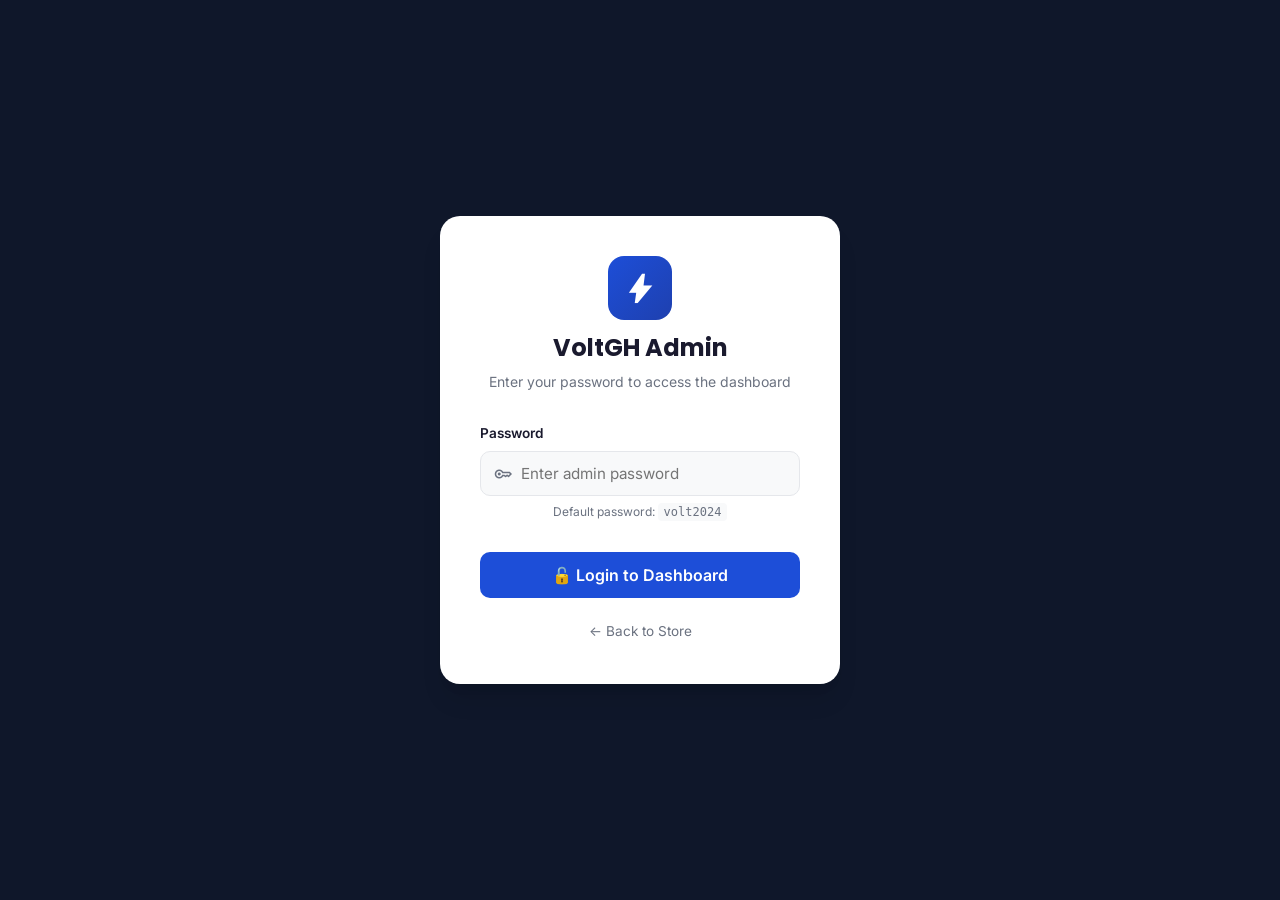
<file: admin.html>
<!DOCTYPE html>
<html lang="en">
<head>
  <meta charset="UTF-8">
  <meta name="viewport" content="width=device-width, initial-scale=1.0">
  <title>VoltGH Admin Dashboard</title>
  <link rel="preconnect" href="https://fonts.googleapis.com">
  <link href="https://fonts.googleapis.com/css2?family=Inter:wght@400;500;600;700&family=Poppins:wght@600;700;800;900&display=swap" rel="stylesheet">
  <link href="https://fonts.googleapis.com/css2?family=Material+Symbols+Outlined:opsz,wght,FILL,GRAD@20..48,100..700,0..1,-50..200" rel="stylesheet">
  <link rel="stylesheet" href="css/style.css">
  <style>
    @media (max-width:1024px) {
      .admin-sidebar-overlay {
        position: fixed; inset: 0; background: rgba(0,0,0,0.5);
        z-index: 99; display: none;
      }
      .admin-sidebar-overlay.active { display: block; }
    }
    .admin-mobile-topbar {
      display: none;
      position: sticky; top: 0; z-index: 50;
      background: var(--card-bg);
      border-bottom: 1px solid var(--border);
      padding: 14px 20px;
      align-items: center;
      justify-content: space-between;
    }
    @media (max-width:1024px) {
      .admin-mobile-topbar { display: flex; }
      .admin-content { margin-left: 0 !important; }
    }
  </style>
</head>
<body>

<!-- ADMIN LOGIN -->
<div class="admin-login-page" id="admin-login">
  <div class="admin-login-card">
    <div style="text-align:center;margin-bottom:24px">
      <div style="width:64px;height:64px;background:linear-gradient(135deg,#1D4ED8,#1E40AF);border-radius:16px;display:flex;align-items:center;justify-content:center;margin:0 auto 14px"><span class="material-symbols-outlined" style="font-size:2.2rem;color:white;font-variation-settings:'FILL' 1">bolt</span></div>
      <h1 style="font-size:1.5rem">VoltGH Admin</h1>
      <p>Enter your password to access the dashboard</p>
    </div>
    <div class="form-group">
      <label>Password</label>
      <div class="input-icon-wrap">
        <span class="material-symbols-outlined" style="font-size:18px;position:absolute;left:14px;top:50%;transform:translateY(-50%);color:var(--text-muted)">key</span>
        <input type="password" id="admin-pass" placeholder="Enter admin password" onkeypress="if(event.key==='Enter') Admin.login()"
          style="padding:12px 14px 12px 40px;border:1.5px solid var(--border);border-radius:10px;width:100%;background:var(--bg);color:var(--text);font-size:0.95rem;outline:none;transition:border-color 0.3s">
      </div>
      <p style="font-size:0.75rem;color:var(--text-muted);margin-top:6px">Default password: <code style="background:var(--bg);padding:2px 6px;border-radius:4px">volt2024</code></p>
    </div>
    <button class="btn btn-primary" onclick="Admin.login()" style="width:100%;padding:13px;border-radius:10px;font-size:1rem;justify-content:center">
      🔓 Login to Dashboard
    </button>
    <div style="text-align:center;margin-top:20px">
      <a href="index.html" style="font-size:0.85rem;color:var(--text-muted)">← Back to Store</a>
    </div>
  </div>
</div>

<!-- ADMIN APP -->
<div class="admin-layout" id="admin-app" style="display:none">

  <!-- Mobile Top Bar -->
  <div class="admin-mobile-topbar">
    <div style="font-family:var(--font-display);font-weight:800;color:var(--primary);font-size:1.1rem">VoltGH Admin</div>
    <div style="display:flex;gap:8px;align-items:center">
      <button id="admin-dark-toggle" onclick="toggleAdminDark()" style="width:36px;height:36px;border:1px solid var(--border);border-radius:8px;background:var(--bg);color:var(--text);cursor:pointer;display:flex;align-items:center;justify-content:center"><span class="material-symbols-outlined" style="font-size:20px">dark_mode</span></button>
      <button onclick="document.getElementById('admin-sidebar').classList.toggle('open'); document.getElementById('admin-sidebar-overlay').classList.toggle('active')"
        style="width:36px;height:36px;border:1px solid var(--border);border-radius:8px;background:var(--bg);color:var(--text);cursor:pointer;font-size:1.2rem"></button>
    </div>
  </div>

  <!-- Sidebar Overlay (mobile) -->
  <div class="admin-sidebar-overlay" id="admin-sidebar-overlay" onclick="document.getElementById('admin-sidebar').classList.remove('open'); this.classList.remove('active')"></div>

  <!-- Sidebar -->
  <aside class="admin-sidebar" id="admin-sidebar">
    <div class="admin-logo">
      <div style="display:flex;align-items:center;gap:10px">
        <div style="width:36px;height:36px;background:#1D4ED8;border-radius:8px;display:flex;align-items:center;justify-content:center"><span class="material-symbols-outlined" style="font-size:20px;color:white;font-variation-settings:'FILL' 1">bolt</span></div>
        VoltGH Admin
      </div>
    </div>

    <nav class="admin-nav">
      <button class="admin-nav-item active" data-section="dashboard" onclick="Admin.navigate('dashboard')">
        <span class="material-symbols-outlined" style="font-size:17px;font-variation-settings:'FILL' 1">dashboard</span> Dashboard
      </button>
      <button class="admin-nav-item" data-section="orders" onclick="Admin.navigate('orders')">
        <span class="material-symbols-outlined" style="font-size:17px;font-variation-settings:'FILL' 1">receipt_long</span> Orders
      </button>
      <button class="admin-nav-item" data-section="products" onclick="Admin.navigate('products')">
        <span class="material-symbols-outlined" style="font-size:17px;font-variation-settings:'FILL' 1">devices</span> Products
      </button>
      <button class="admin-nav-item" data-section="categories" onclick="Admin.navigate('categories')">
        <span class="material-symbols-outlined" style="font-size:17px;font-variation-settings:'FILL' 1">category</span> Categories
      </button>
      <button class="admin-nav-item" data-section="customers" onclick="Admin.navigate('customers')">
        <span class="material-symbols-outlined" style="font-size:17px;font-variation-settings:'FILL' 1">group</span> Customers
      </button>
      <button class="admin-nav-item" data-section="settings" onclick="Admin.navigate('settings')">
        <span class="material-symbols-outlined" style="font-size:17px;font-variation-settings:'FILL' 1">settings</span> Settings
      </button>

      <hr style="border:none;border-top:1px solid rgba(255,255,255,0.1);margin:16px 0">

      <a href="index.html" class="admin-nav-item" style="text-decoration:none;display:flex">
        <span class="material-symbols-outlined" style="font-size:17px;font-variation-settings:'FILL' 1">storefront</span> View Store
      </a>
      <button class="admin-nav-item" onclick="Admin.logout()">
        <span class="material-symbols-outlined" style="font-size:17px">logout</span> Logout
      </button>
    </nav>

    <div style="padding:16px 20px;border-top:1px solid rgba(255,255,255,0.1)">
      <div style="display:flex;align-items:center;gap:8px">
        <div style="width:32px;height:32px;background:rgba(29,78,216,0.2);border-radius:50%;display:flex;align-items:center;justify-content:center;font-size:1rem">👤</div>
        <div>
          <div style="font-size:0.8rem;color:white;font-weight:600">Admin</div>
          <div style="font-size:0.7rem;color:rgba(255,255,255,0.4)">VoltGH Store</div>
        </div>
      </div>
      <button id="dark-btn" onclick="toggleAdminDark()" style="margin-top:12px;width:100%;padding:8px;background:rgba(255,255,255,0.07);border:1px solid rgba(255,255,255,0.1);border-radius:6px;color:rgba(255,255,255,0.7);cursor:pointer;font-size:0.8rem;display:flex;align-items:center;gap:6px;justify-content:center">
        <span class="material-symbols-outlined" style="font-size:16px">dark_mode</span> Toggle Dark Mode
      </button>
    </div>
  </aside>

  <!-- Main Content -->
  <main class="admin-content" id="admin-content">
    <!-- Rendered by Admin.navigate() -->
    <div style="display:flex;align-items:center;justify-content:center;min-height:60vh">
      <div class="spinner"></div>
    </div>
  </main>

</div>

<!-- Toast Container -->
<div id="toast-container"></div>

<script src="js/storage.js"></script>
<script src="js/app.js"></script>
<script src="js/admin.js"></script>
<script>
  // Dark mode for admin
  function toggleAdminDark() {
    document.body.classList.toggle('dark');
    localStorage.setItem('phonix_dark', document.body.classList.contains('dark'));
    const isDark = document.body.classList.contains('dark');
    document.getElementById('dark-btn').textContent = isDark ? '<span class="material-symbols-outlined" style="font-size:16px">light_mode</span> Toggle Light Mode' : '<span class="material-symbols-outlined" style="font-size:16px">dark_mode</span> Toggle Dark Mode';
    const toggleBtn = document.getElementById('admin-dark-toggle');
    if (toggleBtn) toggleBtn.textContent = isDark ? '☀️' : '🌙';
  }

  // Apply saved dark mode
  if (localStorage.getItem('phonix_dark') === 'true') {
    document.body.classList.add('dark');
    const btn = document.getElementById('dark-btn');
    const toggleBtn = document.getElementById('admin-dark-toggle');
    if (btn) btn.textContent = '<span class="material-symbols-outlined" style="font-size:16px">light_mode</span> Toggle Light Mode';
    if (toggleBtn) toggleBtn.textContent = '☀️';
  }

  // Init admin
  document.addEventListener('DOMContentLoaded', () => {
    seedDefaultData();
    Admin.init();
  });
</script>
</body>
</html>
</file>
<file: css/style.css>
/* ===== CSS VARIABLES ===== */
:root {
  --primary: #1D4ED8;
  --primary-dark: #1E40AF;
  --primary-light: #3B82F6;
  --secondary: #0F172A;
  --accent: #1E293B;
  --bg: #F8F9FA;
  --bg-dark: #0A0F1E;
  --card-bg: #FFFFFF;
  --card-bg-dark: #131929;
  --text: #1A1A2E;
  --text-muted: #6B7280;
  --text-dark: #E8E8F0;
  --text-muted-dark: #9CA3AF;
  --border: #E5E7EB;
  --border-dark: #2D2D45;
  --success: #10B981;
  --error: #EF4444;
  --warning: #F59E0B;
  --info: #3B82F6;
  --shadow: 0 4px 6px -1px rgba(0,0,0,0.1), 0 2px 4px -1px rgba(0,0,0,0.06);
  --shadow-lg: 0 10px 15px -3px rgba(0,0,0,0.1), 0 4px 6px -2px rgba(0,0,0,0.05);
  --shadow-xl: 0 20px 25px -5px rgba(0,0,0,0.1), 0 10px 10px -5px rgba(0,0,0,0.04);
  --radius: 12px;
  --radius-sm: 8px;
  --radius-lg: 20px;
  --transition: 0.3s ease;
  --font-main: 'Inter', -apple-system, BlinkMacSystemFont, sans-serif;
  --font-display: 'Poppins', sans-serif;
}

/* ===== DARK MODE ===== */
body.dark {
  --bg: #0F0F1A;
  --card-bg: #1E1E30;
  --text: #E8E8F0;
  --text-muted: #9CA3AF;
  --border: #2D2D45;
}

/* ===== RESET & BASE ===== */
*, *::before, *::after { box-sizing: border-box; margin: 0; padding: 0; }

html { scroll-behavior: smooth; }

body {
  font-family: var(--font-main);
  background: var(--bg);
  color: var(--text);
  line-height: 1.6;
  transition: background var(--transition), color var(--transition);
}

img { max-width: 100%; height: auto; display: block; }
a { text-decoration: none; color: inherit; }
button { cursor: pointer; border: none; background: none; font-family: inherit; }
input, select, textarea { font-family: inherit; }

.container { max-width: 1280px; margin: 0 auto; padding: 0 20px; }

/* ===== TYPOGRAPHY ===== */
h1, h2, h3, h4, h5 { font-family: var(--font-display); font-weight: 700; line-height: 1.2; }

/* ===== NAVBAR ===== */
.navbar {
  position: sticky;
  top: 0;
  z-index: 1000;
  background: var(--card-bg);
  border-bottom: 1px solid var(--border);
  padding: 0 20px;
  transition: background var(--transition), border-color var(--transition);
  box-shadow: 0 2px 10px rgba(0,0,0,0.08);
}

.navbar-inner {
  max-width: 1280px;
  margin: 0 auto;
  display: flex;
  align-items: center;
  justify-content: space-between;
  height: 70px;
  gap: 20px;
}

.logo {
  display: flex;
  align-items: center;
  gap: 10px;
  font-family: var(--font-display);
  font-weight: 800;
  font-size: 1.5rem;
  color: var(--primary);
  white-space: nowrap;
}

.logo-icon {
  width: 40px;
  height: 40px;
  background: linear-gradient(135deg, var(--primary), var(--primary-dark));
  border-radius: 10px;
  display: flex;
  align-items: center;
  justify-content: center;
  color: white;
  font-size: 1.2rem;
  font-weight: 900;
}

.search-bar {
  flex: 1;
  max-width: 480px;
  position: relative;
}

.search-bar input {
  width: 100%;
  padding: 10px 20px 10px 46px;
  border: 1.5px solid var(--border);
  border-radius: 50px;
  background: var(--bg);
  color: var(--text);
  font-size: 0.9rem;
  transition: all var(--transition);
  outline: none;
}

.search-bar input:focus { border-color: var(--primary); box-shadow: 0 0 0 3px rgba(29,78,216,0.12); }
.search-bar input::placeholder { color: var(--text-muted); }

.search-icon {
  position: absolute;
  left: 16px;
  top: 50%;
  transform: translateY(-50%);
  color: var(--text-muted);
  font-size: 1rem;
}

.nav-actions { display: flex; align-items: center; gap: 8px; }

.nav-btn {
  position: relative;
  width: 42px;
  height: 42px;
  border-radius: 10px;
  display: flex;
  align-items: center;
  justify-content: center;
  font-size: 1.1rem;
  color: var(--text);
  background: var(--bg);
  border: 1px solid var(--border);
  transition: all var(--transition);
}

.nav-btn:hover { background: var(--primary); color: white; border-color: var(--primary); }

.badge {
  position: absolute;
  top: -5px;
  right: -5px;
  background: var(--primary);
  color: white;
  font-size: 0.65rem;
  font-weight: 700;
  width: 18px;
  height: 18px;
  border-radius: 50%;
  display: flex;
  align-items: center;
  justify-content: center;
  border: 2px solid var(--card-bg);
}

.hamburger { display: none; flex-direction: column; gap: 5px; padding: 8px; }
.hamburger span { display: block; width: 22px; height: 2px; background: var(--text); border-radius: 2px; transition: all var(--transition); }

/* ===== MOBILE MENU ===== */
.mobile-menu {
  display: none;
  position: fixed;
  top: 70px;
  left: 0;
  right: 0;
  bottom: 0;
  background: var(--card-bg);
  z-index: 999;
  padding: 30px 20px;
  flex-direction: column;
  gap: 16px;
  overflow-y: auto;
  animation: slideDown 0.3s ease;
}

.mobile-menu.active { display: flex; }

.mobile-menu a {
  display: flex;
  align-items: center;
  gap: 12px;
  padding: 14px 16px;
  border-radius: var(--radius-sm);
  font-weight: 500;
  font-size: 1rem;
  color: var(--text);
  transition: all var(--transition);
}

.mobile-menu a:hover { background: var(--bg); color: var(--primary); }

/* ===== HERO ===== */
.hero {
  background: linear-gradient(135deg, #0F172A 0%, #1E3A5F 50%, #1D4ED8 100%);
  min-height: 520px;
  display: flex;
  align-items: center;
  position: relative;
  overflow: hidden;
  padding: 60px 20px;
}

.hero::before {
  content: '';
  position: absolute;
  width: 600px;
  height: 600px;
  border-radius: 50%;
  background: radial-gradient(circle, rgba(29,78,216,0.25) 0%, transparent 70%);
  right: -100px;
  top: -100px;
}

.hero::after {
  content: '';
  position: absolute;
  width: 300px;
  height: 300px;
  border-radius: 50%;
  background: radial-gradient(circle, rgba(29,78,216,0.12) 0%, transparent 70%);
  left: -50px;
  bottom: -50px;
}

.hero-inner {
  max-width: 1280px;
  margin: 0 auto;
  display: grid;
  grid-template-columns: 1fr 1fr;
  align-items: center;
  gap: 40px;
  width: 100%;
  position: relative;
  z-index: 1;
}

.hero-badge {
  display: inline-flex;
  align-items: center;
  gap: 8px;
  background: rgba(29,78,216,0.15);
  border: 1px solid rgba(29,78,216,0.3);
  color: var(--primary-light);
  padding: 6px 14px;
  border-radius: 50px;
  font-size: 0.8rem;
  font-weight: 600;
  letter-spacing: 0.5px;
  margin-bottom: 20px;
}

.hero h1 {
  font-size: clamp(2rem, 4vw, 3.2rem);
  color: white;
  margin-bottom: 16px;
  line-height: 1.15;
}

.hero h1 span { color: var(--primary); }

.hero p {
  color: rgba(255,255,255,0.7);
  font-size: 1.05rem;
  margin-bottom: 32px;
  max-width: 460px;
}

.hero-btns { display: flex; gap: 12px; flex-wrap: wrap; }

.btn {
  display: inline-flex;
  align-items: center;
  gap: 8px;
  padding: 12px 24px;
  border-radius: 50px;
  font-weight: 600;
  font-size: 0.95rem;
  transition: all var(--transition);
  white-space: nowrap;
}

.btn-primary { background: var(--primary); color: white; }
.btn-primary:hover { background: var(--primary-dark); transform: translateY(-2px); box-shadow: 0 8px 25px rgba(29,78,216,0.45); }

.btn-outline { background: transparent; color: white; border: 2px solid rgba(255,255,255,0.3); }
.btn-outline:hover { border-color: white; background: rgba(255,255,255,0.1); }

.btn-dark { background: var(--secondary); color: white; }
.btn-dark:hover { background: var(--accent); }

.hero-stats {
  display: flex;
  gap: 30px;
  margin-top: 36px;
}

.hero-stat { text-align: left; }
.hero-stat strong { display: block; font-size: 1.5rem; color: white; font-family: var(--font-display); }
.hero-stat span { font-size: 0.8rem; color: rgba(255,255,255,0.5); }

.hero-image-area {
  position: relative;
  display: flex;
  align-items: center;
  justify-content: center;
}

.hero-phone-mockup {
  width: 280px;
  height: 380px;
  background: linear-gradient(145deg, #2A2A4A, #1A1A35);
  border-radius: 30px;
  border: 2px solid rgba(255,255,255,0.1);
  display: flex;
  align-items: center;
  justify-content: center;
  position: relative;
  overflow: hidden;
  box-shadow: 0 40px 80px rgba(0,0,0,0.4);
}

.hero-floating-card {
  position: absolute;
  background: rgba(255,255,255,0.95);
  border-radius: 12px;
  padding: 12px 16px;
  display: flex;
  align-items: center;
  gap: 10px;
  box-shadow: var(--shadow-lg);
  animation: float 3s ease-in-out infinite;
}

.hero-floating-card.card1 { bottom: 20px; left: -30px; animation-delay: 0s; }
.hero-floating-card.card2 { top: 40px; right: -20px; animation-delay: 1.5s; }

.hero-floating-card .card-icon {
  width: 36px;
  height: 36px;
  border-radius: 8px;
  display: flex;
  align-items: center;
  justify-content: center;
  font-size: 1.2rem;
}

.hero-floating-card .card-text strong { font-size: 0.8rem; display: block; color: #1A1A2E; }
.hero-floating-card .card-text span { font-size: 0.7rem; color: #6B7280; }

/* ===== SECTIONS ===== */
.section { padding: 70px 20px; }
.section-dark { background: var(--secondary); }
.section-alt { background: rgba(29,78,216,0.04); }

.section-header { text-align: center; margin-bottom: 48px; }
.section-header h2 { font-size: clamp(1.6rem, 3vw, 2.2rem); color: var(--text); margin-bottom: 10px; }
.section-header p { color: var(--text-muted); font-size: 1rem; }
.section-eyebrow { color: var(--primary); font-size: 0.8rem; font-weight: 700; letter-spacing: 2px; text-transform: uppercase; display: block; margin-bottom: 8px; }

/* ===== CATEGORIES ===== */
.categories-grid {
  display: grid;
  grid-template-columns: repeat(auto-fill, minmax(140px, 1fr));
  gap: 16px;
  max-width: 1280px;
  margin: 0 auto;
}

.category-card {
  background: var(--card-bg);
  border: 1.5px solid var(--border);
  border-radius: var(--radius);
  padding: 24px 16px;
  text-align: center;
  cursor: pointer;
  transition: all var(--transition);
}

.category-card:hover { border-color: var(--primary); transform: translateY(-4px); box-shadow: var(--shadow-lg); }
.category-card.active { border-color: var(--primary); background: rgba(29,78,216,0.06); }

.category-icon {
  width: 56px;
  height: 56px;
  margin: 0 auto 12px;
  border-radius: 14px;
  display: flex;
  align-items: center;
  justify-content: center;
  font-size: 1.6rem;
}

.category-card h3 { font-size: 0.85rem; font-weight: 600; color: var(--text); }
.category-card span { font-size: 0.75rem; color: var(--text-muted); }

/* ===== PRODUCTS GRID ===== */
.products-grid {
  display: grid;
  grid-template-columns: repeat(auto-fill, minmax(240px, 1fr));
  gap: 20px;
  max-width: 1280px;
  margin: 0 auto;
}

.product-card {
  background: var(--card-bg);
  border: 1px solid var(--border);
  border-radius: var(--radius);
  overflow: hidden;
  transition: all var(--transition);
  position: relative;
  cursor: pointer;
}

.product-card:hover { transform: translateY(-6px); box-shadow: var(--shadow-xl); border-color: transparent; }

.product-img-wrap {
  position: relative;
  padding-top: 75%;
  background: var(--bg);
  overflow: hidden;
}

.product-img-wrap img {
  position: absolute;
  inset: 0;
  width: 100%;
  height: 100%;
  object-fit: cover;
  transition: transform 0.4s ease;
}

.product-card:hover .product-img-wrap img { transform: scale(1.05); }

.product-badge {
  position: absolute;
  top: 12px;
  left: 12px;
  background: var(--primary);
  color: white;
  font-size: 0.7rem;
  font-weight: 700;
  padding: 3px 10px;
  border-radius: 50px;
  z-index: 1;
}

.product-badge.new { background: var(--success); }
.product-badge.out { background: var(--text-muted); }

.product-actions-overlay {
  position: absolute;
  top: 12px;
  right: 12px;
  display: flex;
  flex-direction: column;
  gap: 8px;
  opacity: 0;
  transform: translateX(10px);
  transition: all var(--transition);
}

.product-card:hover .product-actions-overlay { opacity: 1; transform: translateX(0); }

.overlay-btn {
  width: 36px;
  height: 36px;
  border-radius: 8px;
  background: white;
  color: var(--text);
  display: flex;
  align-items: center;
  justify-content: center;
  font-size: 0.9rem;
  box-shadow: var(--shadow);
  transition: all var(--transition);
}

.overlay-btn:hover { background: var(--primary); color: white; }
.overlay-btn.wishlisted { color: #EF4444; }

.product-info { padding: 16px; }
.product-category { font-size: 0.72rem; color: var(--text-muted); font-weight: 500; text-transform: uppercase; letter-spacing: 0.5px; margin-bottom: 6px; }
.product-name { font-size: 0.95rem; font-weight: 600; margin-bottom: 8px; color: var(--text); display: -webkit-box; -webkit-line-clamp: 2; -webkit-box-orient: vertical; overflow: hidden; }

.product-rating { display: flex; align-items: center; gap: 4px; margin-bottom: 10px; }
.stars { color: #F59E0B; font-size: 0.8rem; }
.rating-count { font-size: 0.75rem; color: var(--text-muted); }

.product-price { display: flex; align-items: baseline; gap: 8px; margin-bottom: 12px; }
.price-current { font-size: 1.1rem; font-weight: 700; color: var(--primary); }
.price-old { font-size: 0.85rem; text-decoration: line-through; color: var(--text-muted); }

.btn-add-cart {
  width: 100%;
  padding: 10px;
  background: var(--primary);
  color: white;
  border-radius: var(--radius-sm);
  font-weight: 600;
  font-size: 0.875rem;
  transition: all var(--transition);
  display: flex;
  align-items: center;
  justify-content: center;
  gap: 6px;
}

.btn-add-cart:hover { background: var(--primary-dark); }
.btn-add-cart:disabled { background: var(--text-muted); cursor: not-allowed; }

/* ===== FILTERS BAR ===== */
.filters-bar {
  display: flex;
  align-items: center;
  gap: 12px;
  flex-wrap: wrap;
  margin-bottom: 24px;
  max-width: 1280px;
  margin-left: auto;
  margin-right: auto;
}

.filter-select {
  padding: 8px 14px;
  border: 1.5px solid var(--border);
  border-radius: 8px;
  background: var(--card-bg);
  color: var(--text);
  font-size: 0.875rem;
  outline: none;
  cursor: pointer;
  transition: border-color var(--transition);
}

.filter-select:focus { border-color: var(--primary); }

.filter-tag {
  padding: 6px 14px;
  border: 1.5px solid var(--border);
  border-radius: 50px;
  background: var(--card-bg);
  color: var(--text);
  font-size: 0.8rem;
  font-weight: 500;
  cursor: pointer;
  transition: all var(--transition);
}

.filter-tag.active, .filter-tag:hover { border-color: var(--primary); color: var(--primary); background: rgba(29,78,216,0.06); }

/* ===== CART SIDEBAR ===== */
.cart-overlay {
  position: fixed;
  inset: 0;
  background: rgba(0,0,0,0.5);
  z-index: 2000;
  opacity: 0;
  pointer-events: none;
  transition: opacity var(--transition);
  backdrop-filter: blur(4px);
}

.cart-overlay.active { opacity: 1; pointer-events: all; }

.cart-sidebar {
  position: fixed;
  top: 0;
  right: -420px;
  width: 420px;
  max-width: 100vw;
  height: 100%;
  background: var(--card-bg);
  z-index: 2001;
  transition: right 0.35s cubic-bezier(0.4, 0, 0.2, 1);
  display: flex;
  flex-direction: column;
  box-shadow: -10px 0 40px rgba(0,0,0,0.2);
}

.cart-sidebar.active { right: 0; }

.cart-header {
  padding: 24px 20px;
  border-bottom: 1px solid var(--border);
  display: flex;
  align-items: center;
  justify-content: space-between;
}

.cart-header h2 { font-size: 1.2rem; }

.close-btn {
  width: 36px;
  height: 36px;
  border-radius: 8px;
  display: flex;
  align-items: center;
  justify-content: center;
  color: var(--text-muted);
  font-size: 1.1rem;
  transition: all var(--transition);
}

.close-btn:hover { background: var(--bg); color: var(--text); }

.cart-items { flex: 1; overflow-y: auto; padding: 16px 20px; }

.cart-item {
  display: flex;
  gap: 12px;
  padding: 14px 0;
  border-bottom: 1px solid var(--border);
}

.cart-item-img {
  width: 70px;
  height: 70px;
  border-radius: var(--radius-sm);
  object-fit: cover;
  flex-shrink: 0;
  background: var(--bg);
}

.cart-item-info { flex: 1; min-width: 0; }
.cart-item-name { font-size: 0.875rem; font-weight: 600; margin-bottom: 4px; white-space: nowrap; overflow: hidden; text-overflow: ellipsis; }
.cart-item-price { font-size: 0.875rem; color: var(--primary); font-weight: 700; }

.qty-control {
  display: flex;
  align-items: center;
  gap: 8px;
  margin-top: 8px;
}

.qty-btn {
  width: 28px;
  height: 28px;
  border-radius: 6px;
  border: 1px solid var(--border);
  background: var(--bg);
  color: var(--text);
  font-size: 0.9rem;
  display: flex;
  align-items: center;
  justify-content: center;
  transition: all var(--transition);
}

.qty-btn:hover { border-color: var(--primary); color: var(--primary); }
.qty-num { font-size: 0.875rem; font-weight: 600; min-width: 20px; text-align: center; }

.remove-item {
  color: var(--error);
  font-size: 0.8rem;
  margin-top: 4px;
  display: flex;
  align-items: center;
  gap: 4px;
  cursor: pointer;
  transition: opacity var(--transition);
}

.remove-item:hover { opacity: 0.7; }

.cart-footer {
  padding: 20px;
  border-top: 1px solid var(--border);
}

.cart-total-row {
  display: flex;
  justify-content: space-between;
  align-items: center;
  margin-bottom: 8px;
}

.cart-total-row span { color: var(--text-muted); font-size: 0.875rem; }
.cart-total-row strong { font-size: 0.95rem; }
.cart-grand-total { font-size: 1.2rem; font-weight: 700; color: var(--primary); }

.cart-btns { display: flex; gap: 10px; margin-top: 16px; }
.cart-btns .btn { flex: 1; justify-content: center; border-radius: 10px; }

.cart-empty {
  text-align: center;
  padding: 60px 20px;
  color: var(--text-muted);
}

.cart-empty i { font-size: 3rem; margin-bottom: 16px; display: block; color: var(--border); }

/* ===== WISHLIST SIDEBAR ===== */
.wishlist-sidebar {
  position: fixed;
  top: 0;
  right: -420px;
  width: 420px;
  max-width: 100vw;
  height: 100%;
  background: var(--card-bg);
  z-index: 2001;
  transition: right 0.35s cubic-bezier(0.4, 0, 0.2, 1);
  display: flex;
  flex-direction: column;
  box-shadow: -10px 0 40px rgba(0,0,0,0.2);
}

.wishlist-sidebar.active { right: 0; }

/* ===== CHECKOUT ===== */
.checkout-page { min-height: 100vh; padding: 40px 20px; }

.checkout-grid {
  max-width: 1000px;
  margin: 0 auto;
  display: grid;
  grid-template-columns: 1fr 380px;
  gap: 30px;
  align-items: start;
}

.checkout-form-section {
  background: var(--card-bg);
  border: 1px solid var(--border);
  border-radius: var(--radius);
  padding: 30px;
}

.checkout-form-section h2 {
  font-size: 1.1rem;
  margin-bottom: 24px;
  display: flex;
  align-items: center;
  gap: 10px;
  color: var(--text);
}

.form-group { margin-bottom: 18px; }
.form-group label { display: block; font-size: 0.85rem; font-weight: 600; margin-bottom: 6px; color: var(--text); }

.form-group input, .form-group select, .form-group textarea {
  width: 100%;
  padding: 11px 14px;
  border: 1.5px solid var(--border);
  border-radius: var(--radius-sm);
  background: var(--bg);
  color: var(--text);
  font-size: 0.9rem;
  outline: none;
  transition: border-color var(--transition);
}

.form-group input:focus, .form-group select:focus, .form-group textarea:focus { border-color: var(--primary); }
.form-group textarea { resize: vertical; min-height: 90px; }
.form-row { display: grid; grid-template-columns: 1fr 1fr; gap: 16px; }

.order-summary-box {
  background: var(--card-bg);
  border: 1px solid var(--border);
  border-radius: var(--radius);
  padding: 24px;
  position: sticky;
  top: 90px;
}

.order-summary-box h3 { font-size: 1rem; margin-bottom: 20px; }

.summary-item {
  display: flex;
  gap: 12px;
  margin-bottom: 14px;
}

.summary-item img {
  width: 56px;
  height: 56px;
  border-radius: 8px;
  object-fit: cover;
  background: var(--bg);
  flex-shrink: 0;
}

.summary-item-info { flex: 1; }
.summary-item-name { font-size: 0.85rem; font-weight: 500; }
.summary-item-price { font-size: 0.875rem; color: var(--primary); font-weight: 700; }

.summary-divider { border: none; border-top: 1px solid var(--border); margin: 16px 0; }

.summary-row {
  display: flex;
  justify-content: space-between;
  font-size: 0.875rem;
  margin-bottom: 10px;
  color: var(--text-muted);
}

.summary-row.total { font-size: 1.1rem; font-weight: 700; color: var(--text); }

/* Mobile Money */
.momo-box {
  background: linear-gradient(135deg, #FFD60A10, #FF6B0015);
  border: 1px solid rgba(29,78,216,0.25);
  border-radius: var(--radius);
  padding: 24px;
  margin-top: 24px;
}

.momo-header {
  display: flex;
  align-items: center;
  gap: 12px;
  margin-bottom: 16px;
}

.momo-icon {
  width: 48px;
  height: 48px;
  background: #FFD60A;
  border-radius: 12px;
  display: flex;
  align-items: center;
  justify-content: center;
  font-size: 1.4rem;
}

.momo-number {
  background: var(--card-bg);
  border: 2px solid var(--primary);
  border-radius: 10px;
  padding: 14px 16px;
  text-align: center;
  margin: 14px 0;
}

.momo-number strong { display: block; font-size: 1.4rem; letter-spacing: 2px; color: var(--primary); }
.momo-number span { font-size: 0.8rem; color: var(--text-muted); }

.paid-btn {
  width: 100%;
  padding: 13px;
  background: var(--success);
  color: white;
  border-radius: 10px;
  font-weight: 700;
  font-size: 0.95rem;
  transition: all var(--transition);
  display: flex;
  align-items: center;
  justify-content: center;
  gap: 8px;
}

.paid-btn:hover { background: #059669; transform: translateY(-1px); }

/* ===== PRODUCT DETAIL PAGE ===== */
.product-detail-page { max-width: 1280px; margin: 0 auto; padding: 40px 20px; }

.product-detail-grid {
  display: grid;
  grid-template-columns: 1fr 1fr;
  gap: 50px;
  align-items: start;
}

.gallery-main {
  border-radius: var(--radius);
  overflow: hidden;
  background: var(--bg);
  aspect-ratio: 1;
  position: relative;
}

.gallery-main img { width: 100%; height: 100%; object-fit: cover; }

.gallery-thumbs {
  display: flex;
  gap: 10px;
  margin-top: 12px;
}

.gallery-thumb {
  width: 72px;
  height: 72px;
  border-radius: 8px;
  overflow: hidden;
  border: 2px solid transparent;
  cursor: pointer;
  transition: border-color var(--transition);
}

.gallery-thumb.active { border-color: var(--primary); }
.gallery-thumb img { width: 100%; height: 100%; object-fit: cover; }

.product-detail-info { }
.product-detail-category { font-size: 0.8rem; color: var(--primary); font-weight: 600; text-transform: uppercase; letter-spacing: 1px; margin-bottom: 8px; }
.product-detail-name { font-size: 1.8rem; margin-bottom: 12px; }

.product-detail-price {
  font-size: 2rem;
  font-weight: 800;
  color: var(--primary);
  margin-bottom: 16px;
}

.stock-indicator {
  display: inline-flex;
  align-items: center;
  gap: 6px;
  font-size: 0.8rem;
  font-weight: 600;
  margin-bottom: 20px;
}

.stock-indicator.in-stock { color: var(--success); }
.stock-indicator.low-stock { color: var(--warning); }
.stock-indicator.out-stock { color: var(--error); }

.stock-dot {
  width: 8px;
  height: 8px;
  border-radius: 50%;
  background: currentColor;
}

.product-description { color: var(--text-muted); margin-bottom: 24px; line-height: 1.8; }

.detail-btns { display: flex; gap: 12px; flex-wrap: wrap; }
.detail-btns .btn { flex: 1; min-width: 140px; justify-content: center; border-radius: 10px; font-size: 0.95rem; }

/* ===== TOAST ===== */
#toast-container {
  position: fixed;
  bottom: 24px;
  right: 24px;
  z-index: 9999;
  display: flex;
  flex-direction: column;
  gap: 10px;
  max-width: 320px;
}

.toast {
  display: flex;
  align-items: center;
  gap: 12px;
  background: var(--card-bg);
  border: 1px solid var(--border);
  border-radius: 12px;
  padding: 14px 16px;
  box-shadow: var(--shadow-xl);
  animation: slideInRight 0.3s ease forwards;
  border-left: 4px solid var(--success);
}

.toast.error { border-left-color: var(--error); }
.toast.warning { border-left-color: var(--warning); }
.toast.info { border-left-color: var(--info); }

.toast-icon { font-size: 1.2rem; flex-shrink: 0; }
.toast-msg { font-size: 0.875rem; font-weight: 500; }
.toast-close { margin-left: auto; color: var(--text-muted); font-size: 0.8rem; cursor: pointer; }

/* ===== SKELETON LOADER ===== */
.skeleton {
  background: linear-gradient(90deg, var(--border) 25%, var(--bg) 50%, var(--border) 75%);
  background-size: 200% 100%;
  animation: shimmer 1.5s infinite;
  border-radius: 6px;
}

/* ===== ORDER SUCCESS ===== */
.order-success {
  min-height: 60vh;
  display: flex;
  align-items: center;
  justify-content: center;
  text-align: center;
  padding: 40px 20px;
}

.success-icon {
  width: 80px;
  height: 80px;
  background: linear-gradient(135deg, var(--success), #34D399);
  border-radius: 50%;
  display: flex;
  align-items: center;
  justify-content: center;
  font-size: 2rem;
  color: white;
  margin: 0 auto 24px;
  animation: scaleIn 0.5s ease;
}

/* ===== ORDER TRACKING ===== */
.tracking-steps {
  display: flex;
  flex-direction: column;
  gap: 0;
  position: relative;
}

.tracking-step {
  display: flex;
  gap: 16px;
  position: relative;
}

.step-line {
  display: flex;
  flex-direction: column;
  align-items: center;
}

.step-dot {
  width: 32px;
  height: 32px;
  border-radius: 50%;
  border: 2px solid var(--border);
  display: flex;
  align-items: center;
  justify-content: center;
  font-size: 0.8rem;
  flex-shrink: 0;
  background: var(--card-bg);
  z-index: 1;
}

.step-dot.done { border-color: var(--success); background: var(--success); color: white; }
.step-dot.active { border-color: var(--primary); color: var(--primary); }

.step-connector { flex: 1; width: 2px; background: var(--border); margin: 4px 0; min-height: 30px; }
.step-connector.done { background: var(--success); }

.step-content { padding: 4px 0 24px; }
.step-content h4 { font-size: 0.9rem; font-weight: 600; margin-bottom: 2px; }
.step-content p { font-size: 0.8rem; color: var(--text-muted); }

/* ===== ADMIN ===== */
.admin-layout { display: flex; min-height: 100vh; }

.admin-sidebar {
  width: 260px;
  background: var(--secondary);
  color: white;
  display: flex;
  flex-direction: column;
  flex-shrink: 0;
  position: fixed;
  top: 0;
  bottom: 0;
  left: 0;
  z-index: 100;
  transition: transform var(--transition);
}

.admin-logo {
  padding: 24px 20px;
  border-bottom: 1px solid rgba(255,255,255,0.1);
  font-family: var(--font-display);
  font-weight: 800;
  font-size: 1.2rem;
  color: var(--primary);
}

.admin-nav { flex: 1; padding: 16px 12px; overflow-y: auto; }

.admin-nav-item {
  display: flex;
  align-items: center;
  gap: 12px;
  padding: 11px 14px;
  border-radius: 8px;
  color: rgba(255,255,255,0.7);
  font-size: 0.875rem;
  font-weight: 500;
  cursor: pointer;
  transition: all var(--transition);
  margin-bottom: 4px;
  width: 100%;
  text-align: left;
}

.admin-nav-item:hover, .admin-nav-item.active {
  background: rgba(29,78,216,0.15);
  color: var(--primary);
}

.admin-nav-item i { width: 18px; text-align: center; }

.admin-content { margin-left: 260px; padding: 30px; flex: 1; min-height: 100vh; }

.admin-topbar {
  display: flex;
  align-items: center;
  justify-content: space-between;
  margin-bottom: 30px;
}

.admin-topbar h1 { font-size: 1.5rem; }

.stat-cards {
  display: grid;
  grid-template-columns: repeat(auto-fill, minmax(200px, 1fr));
  gap: 20px;
  margin-bottom: 30px;
}

.stat-card {
  background: var(--card-bg);
  border: 1px solid var(--border);
  border-radius: var(--radius);
  padding: 22px;
  display: flex;
  align-items: center;
  gap: 16px;
}

.stat-icon {
  width: 52px;
  height: 52px;
  border-radius: 14px;
  display: flex;
  align-items: center;
  justify-content: center;
  font-size: 1.4rem;
}

.stat-info strong { display: block; font-size: 1.6rem; font-weight: 800; line-height: 1; margin-bottom: 4px; }
.stat-info span { font-size: 0.8rem; color: var(--text-muted); }

.data-table-wrap {
  background: var(--card-bg);
  border: 1px solid var(--border);
  border-radius: var(--radius);
  overflow: hidden;
}

.data-table-header {
  padding: 20px 24px;
  border-bottom: 1px solid var(--border);
  display: flex;
  align-items: center;
  justify-content: space-between;
  gap: 12px;
  flex-wrap: wrap;
}

.data-table-header h3 { font-size: 1rem; }

.data-table { width: 100%; border-collapse: collapse; }
.data-table th, .data-table td { padding: 12px 24px; text-align: left; border-bottom: 1px solid var(--border); }
.data-table th { font-size: 0.75rem; font-weight: 600; color: var(--text-muted); text-transform: uppercase; letter-spacing: 0.5px; background: var(--bg); }
.data-table td { font-size: 0.875rem; }
.data-table tr:last-child td { border-bottom: none; }
.data-table tbody tr:hover { background: var(--bg); }

.status-badge {
  display: inline-flex;
  align-items: center;
  gap: 5px;
  padding: 3px 10px;
  border-radius: 50px;
  font-size: 0.72rem;
  font-weight: 700;
}

.status-pending { background: rgba(245,158,11,0.15); color: #D97706; }
.status-paid { background: rgba(16,185,129,0.15); color: #059669; }
.status-processing { background: rgba(59,130,246,0.15); color: #2563EB; }
.status-shipped { background: rgba(99,102,241,0.15); color: #4F46E5; }
.status-delivered { background: rgba(16,185,129,0.15); color: #059669; }
.status-cancelled { background: rgba(239,68,68,0.15); color: #DC2626; }

/* ===== MODAL ===== */
.modal-overlay {
  position: fixed;
  inset: 0;
  background: rgba(0,0,0,0.5);
  z-index: 3000;
  display: flex;
  align-items: center;
  justify-content: center;
  padding: 20px;
  opacity: 0;
  pointer-events: none;
  transition: opacity var(--transition);
  backdrop-filter: blur(4px);
}

.modal-overlay.active { opacity: 1; pointer-events: all; }

.modal {
  background: var(--card-bg);
  border-radius: var(--radius-lg);
  width: 100%;
  max-width: 560px;
  max-height: 90vh;
  overflow-y: auto;
  transform: scale(0.9);
  transition: transform var(--transition);
}

.modal-overlay.active .modal { transform: scale(1); }

.modal-header {
  padding: 24px 24px 0;
  display: flex;
  align-items: center;
  justify-content: space-between;
  margin-bottom: 20px;
}

.modal-header h3 { font-size: 1.1rem; }
.modal-body { padding: 0 24px 24px; }

/* ===== UPLOAD ===== */
.upload-area {
  border: 2px dashed var(--border);
  border-radius: var(--radius);
  padding: 30px;
  text-align: center;
  cursor: pointer;
  transition: all var(--transition);
}

.upload-area:hover, .upload-area.dragging { border-color: var(--primary); background: rgba(29,78,216,0.04); }
.upload-area i { font-size: 2rem; color: var(--text-muted); margin-bottom: 10px; display: block; }
.upload-area p { font-size: 0.875rem; color: var(--text-muted); }

/* ===== FOOTER ===== */
.footer {
  background: var(--secondary);
  color: rgba(255,255,255,0.8);
  padding: 60px 20px 30px;
}

.footer-grid {
  max-width: 1280px;
  margin: 0 auto;
  display: grid;
  grid-template-columns: 2fr 1fr 1fr 1fr;
  gap: 40px;
  margin-bottom: 40px;
}

.footer-brand p { font-size: 0.875rem; color: rgba(255,255,255,0.5); margin: 14px 0; }
.footer-socials { display: flex; gap: 10px; }
.footer-social-btn {
  width: 38px;
  height: 38px;
  border-radius: 8px;
  background: rgba(255,255,255,0.08);
  display: flex;
  align-items: center;
  justify-content: center;
  color: white;
  font-size: 0.95rem;
  transition: all var(--transition);
}

.footer-social-btn:hover { background: var(--primary); }

.footer-col h4 { font-size: 0.9rem; font-weight: 700; color: white; margin-bottom: 16px; }
.footer-col ul { list-style: none; display: flex; flex-direction: column; gap: 10px; }
.footer-col ul li a { font-size: 0.85rem; color: rgba(255,255,255,0.5); transition: color var(--transition); }
.footer-col ul li a:hover { color: var(--primary); }

.footer-bottom {
  max-width: 1280px;
  margin: 0 auto;
  border-top: 1px solid rgba(255,255,255,0.1);
  padding-top: 24px;
  display: flex;
  align-items: center;
  justify-content: space-between;
  font-size: 0.8rem;
  color: rgba(255,255,255,0.4);
}

/* ===== PAGE SYSTEM ===== */
.page { display: none; }
.page.active { display: block; }

/* ===== BREADCRUMB ===== */
.breadcrumb {
  display: flex;
  align-items: center;
  gap: 8px;
  font-size: 0.8rem;
  color: var(--text-muted);
  padding: 16px 20px;
  max-width: 1280px;
  margin: 0 auto;
}

.breadcrumb a:hover { color: var(--primary); }
.breadcrumb i { font-size: 0.6rem; }

/* ===== DISCOUNT ===== */
.discount-row {
  display: flex;
  gap: 10px;
  margin-top: 14px;
}

.discount-input {
  flex: 1;
  padding: 10px 14px;
  border: 1.5px solid var(--border);
  border-radius: 8px;
  background: var(--bg);
  color: var(--text);
  font-size: 0.875rem;
  outline: none;
  transition: border-color var(--transition);
}

.discount-input:focus { border-color: var(--primary); }

.btn-apply {
  padding: 10px 18px;
  background: var(--secondary);
  color: white;
  border-radius: 8px;
  font-weight: 600;
  font-size: 0.85rem;
  transition: all var(--transition);
}

.btn-apply:hover { background: var(--primary); }

/* ===== RECENTLY VIEWED ===== */
.recently-viewed {
  padding: 0 20px 40px;
  max-width: 1280px;
  margin: 0 auto;
}

.recently-viewed h3 { font-size: 1rem; font-weight: 700; margin-bottom: 16px; }

.rv-scroll {
  display: flex;
  gap: 14px;
  overflow-x: auto;
  padding-bottom: 10px;
  scrollbar-width: thin;
  scrollbar-color: var(--border) transparent;
}

.rv-item {
  flex-shrink: 0;
  width: 140px;
  cursor: pointer;
}

.rv-img {
  width: 140px;
  height: 140px;
  border-radius: var(--radius-sm);
  object-fit: cover;
  background: var(--bg);
  margin-bottom: 8px;
  transition: transform var(--transition);
}

.rv-item:hover .rv-img { transform: scale(1.03); }
.rv-name { font-size: 0.8rem; font-weight: 500; }
.rv-price { font-size: 0.8rem; color: var(--primary); font-weight: 600; }

/* ===== SHIPPING CALC ===== */
.shipping-calc {
  background: rgba(59,130,246,0.05);
  border: 1px solid rgba(59,130,246,0.2);
  border-radius: var(--radius-sm);
  padding: 14px;
  margin-top: 14px;
}

.shipping-calc h5 { font-size: 0.85rem; margin-bottom: 10px; display: flex; align-items: center; gap: 6px; }

/* ===== ANIMATIONS ===== */
@keyframes shimmer {
  0% { background-position: -200% 0; }
  100% { background-position: 200% 0; }
}

@keyframes float {
  0%, 100% { transform: translateY(0); }
  50% { transform: translateY(-10px); }
}

@keyframes slideInRight {
  from { transform: translateX(20px); opacity: 0; }
  to { transform: translateX(0); opacity: 1; }
}

@keyframes slideDown {
  from { transform: translateY(-10px); opacity: 0; }
  to { transform: translateY(0); opacity: 1; }
}

@keyframes scaleIn {
  from { transform: scale(0); opacity: 0; }
  to { transform: scale(1); opacity: 1; }
}

@keyframes fadeIn {
  from { opacity: 0; transform: translateY(10px); }
  to { opacity: 1; transform: translateY(0); }
}

.animate-in { animation: fadeIn 0.4s ease forwards; }

/* ===== RESPONSIVE ===== */
@media (max-width: 1024px) {
  .footer-grid { grid-template-columns: 1fr 1fr; }
  .checkout-grid { grid-template-columns: 1fr; }
  .order-summary-box { position: static; }
  .admin-content { margin-left: 0; }
  .admin-sidebar { transform: translateX(-260px); }
  .admin-sidebar.open { transform: translateX(0); }
}

@media (max-width: 768px) {
  .hero-inner { grid-template-columns: 1fr; }
  .hero-image-area { display: none; }
  .product-detail-grid { grid-template-columns: 1fr; }
  .form-row { grid-template-columns: 1fr; }
  .hamburger { display: flex; }
  .search-bar { display: none; }
  .search-bar.mobile-open { display: block; position: fixed; top: 70px; left: 0; right: 0; padding: 12px 16px; background: var(--card-bg); border-bottom: 1px solid var(--border); z-index: 999; max-width: 100%; }
  .footer-grid { grid-template-columns: 1fr; gap: 28px; }
  .footer-bottom { flex-direction: column; gap: 8px; text-align: center; }
  .cart-sidebar, .wishlist-sidebar { width: 100%; right: -100%; }
}

@media (max-width: 480px) {
  .hero { padding: 40px 16px; }
  .section { padding: 48px 16px; }
  .categories-grid { grid-template-columns: repeat(3, 1fr); }
  .products-grid { grid-template-columns: repeat(2, 1fr); gap: 12px; }
  .admin-content { padding: 16px; }
}

/* ===== SEARCH RESULTS ===== */
.search-results-wrap { max-width: 1280px; margin: 0 auto; padding: 30px 20px; }
.search-header { margin-bottom: 24px; }
.search-header h2 { font-size: 1.3rem; }
.search-header span { color: var(--text-muted); font-size: 0.9rem; }

/* ===== ORDER TRACKING PAGE ===== */
.tracking-page { max-width: 700px; margin: 0 auto; padding: 40px 20px; }

.tracking-input-wrap {
  background: var(--card-bg);
  border: 1px solid var(--border);
  border-radius: var(--radius);
  padding: 30px;
  text-align: center;
  margin-bottom: 30px;
}

/* ===== PROMO BANNER ===== */
.promo-banner {
  background: linear-gradient(90deg, var(--primary), var(--primary-dark));
  color: white;
  text-align: center;
  padding: 10px;
  font-size: 0.85rem;
  font-weight: 500;
  display: flex;
  align-items: center;
  justify-content: center;
  gap: 12px;
}

.promo-banner span { animation: pulse 2s ease infinite; }

@keyframes pulse { 0%, 100% { opacity: 1; } 50% { opacity: 0.7; } }

/* ===== BACK TO TOP ===== */
#back-to-top {
  position: fixed;
  bottom: 24px;
  left: 24px;
  width: 44px;
  height: 44px;
  border-radius: 50%;
  background: var(--primary);
  color: white;
  display: flex;
  align-items: center;
  justify-content: center;
  font-size: 1rem;
  box-shadow: var(--shadow-lg);
  cursor: pointer;
  opacity: 0;
  transform: translateY(20px);
  transition: all var(--transition);
  z-index: 100;
}

#back-to-top.visible { opacity: 1; transform: translateY(0); }

/* ===== EMPTY STATE ===== */
.empty-state {
  text-align: center;
  padding: 60px 20px;
  color: var(--text-muted);
}

.empty-state i { font-size: 3.5rem; margin-bottom: 20px; display: block; color: var(--border); }
.empty-state h3 { font-size: 1.1rem; color: var(--text); margin-bottom: 8px; }
.empty-state p { font-size: 0.875rem; margin-bottom: 24px; }

/* ===== ADMIN LOGIN ===== */
.admin-login-page {
  min-height: 100vh;
  display: flex;
  align-items: center;
  justify-content: center;
  background: var(--secondary);
  padding: 20px;
}

.admin-login-card {
  background: var(--card-bg);
  border-radius: var(--radius-lg);
  padding: 40px;
  width: 100%;
  max-width: 400px;
  box-shadow: var(--shadow-xl);
}

.admin-login-card h1 { text-align: center; margin-bottom: 8px; }
.admin-login-card p { text-align: center; color: var(--text-muted); margin-bottom: 30px; font-size: 0.875rem; }

.input-icon-wrap { position: relative; }
.input-icon-wrap input { padding-left: 42px; }
.input-icon-wrap i { position: absolute; left: 14px; top: 50%; transform: translateY(-50%); color: var(--text-muted); }

/* ===== LOADING SPINNER ===== */
.spinner {
  width: 32px;
  height: 32px;
  border: 3px solid var(--border);
  border-top-color: var(--primary);
  border-radius: 50%;
  animation: spin 0.7s linear infinite;
  margin: 0 auto;
}

@keyframes spin { to { transform: rotate(360deg); } }

.loading-overlay {
  position: fixed;
  inset: 0;
  background: rgba(0,0,0,0.3);
  z-index: 9999;
  display: flex;
  align-items: center;
  justify-content: center;
  backdrop-filter: blur(4px);
}

/* ===== IMAGE PREVIEW ===== */
.img-preview {
  width: 100%;
  height: 180px;
  object-fit: cover;
  border-radius: var(--radius-sm);
  margin-top: 10px;
  display: none;
}

.img-preview.visible { display: block; }

/* ===== PRODUCT DETAIL TABS ===== */
.detail-tabs { margin-top: 60px; }
.tab-list { display: flex; gap: 0; border-bottom: 2px solid var(--border); margin-bottom: 24px; }
.tab-btn {
  padding: 12px 24px;
  font-weight: 600;
  font-size: 0.875rem;
  color: var(--text-muted);
  border-bottom: 2px solid transparent;
  margin-bottom: -2px;
  transition: all var(--transition);
  cursor: pointer;
}
.tab-btn.active { color: var(--primary); border-bottom-color: var(--primary); }
.tab-pane { display: none; }
.tab-pane.active { display: block; animation: fadeIn 0.3s ease; }

/* ===== PRODUCT QUICK VIEW ===== */
.quick-view-grid {
  display: grid;
  grid-template-columns: 1fr 1fr;
  gap: 24px;
}

@media (max-width: 600px) {
  .quick-view-grid { grid-template-columns: 1fr; }
}

/* ===== SCROLL BAR ===== */
::-webkit-scrollbar { width: 6px; height: 6px; }
::-webkit-scrollbar-track { background: transparent; }
::-webkit-scrollbar-thumb { background: var(--border); border-radius: 3px; }
::-webkit-scrollbar-thumb:hover { background: var(--text-muted); }

/* ===== WHY CHOOSE US CARDS ===== */
.why-card {
  background: var(--card-bg);
  border: 1.5px solid var(--border);
  border-radius: var(--radius);
  padding: 28px 22px;
  text-align: center;
  transition: all var(--transition);
  display: flex;
  flex-direction: column;
  align-items: center;
  gap: 0;
  /* uniform height: all cards stretch to tallest in row */
  height: 100%;
  box-sizing: border-box;
}

.why-card:hover {
  transform: translateY(-4px);
  box-shadow: var(--shadow-lg);
}

.why-icon {
  width: 64px;
  height: 64px;
  border-radius: 18px;
  display: flex;
  align-items: center;
  justify-content: center;
  margin-bottom: 16px;
  flex-shrink: 0;
}

.why-icon .material-symbols-outlined {
  font-size: 30px;
}

.why-card h3 {
  font-size: 1rem;
  font-weight: 700;
  margin-bottom: 10px;
  color: var(--text);
  line-height: 1.3;
}

.why-card p {
  font-size: 0.85rem;
  color: var(--text-muted);
  line-height: 1.65;
  flex: 1;
}

/* Material Symbols base */
.material-symbols-outlined {
  font-variation-settings: 'FILL' 0, 'wght' 400, 'GRAD' 0, 'opsz' 24;
}

/* ===== MOBILE NAV ===== */
.mobile-bottom-nav {
  display: none;
  position: fixed;
  bottom: 0;
  left: 0;
  right: 0;
  background: var(--card-bg);
  border-top: 1px solid var(--border);
  z-index: 500;
  padding: 8px 0;
  padding-bottom: max(8px, env(safe-area-inset-bottom));
}

.mobile-bottom-nav .nav-items { display: flex; justify-content: space-around; }

.mobile-nav-item {
  display: flex;
  flex-direction: column;
  align-items: center;
  gap: 4px;
  padding: 4px 16px;
  color: var(--text-muted);
  font-size: 0.65rem;
  font-weight: 500;
  cursor: pointer;
  transition: color var(--transition);
  position: relative;
}

.mobile-nav-item i { font-size: 1.3rem; }
.mobile-nav-item.active { color: var(--primary); }

@media (max-width: 768px) {
  .mobile-bottom-nav { display: block; }
  body { padding-bottom: 70px; }
}
</file>
